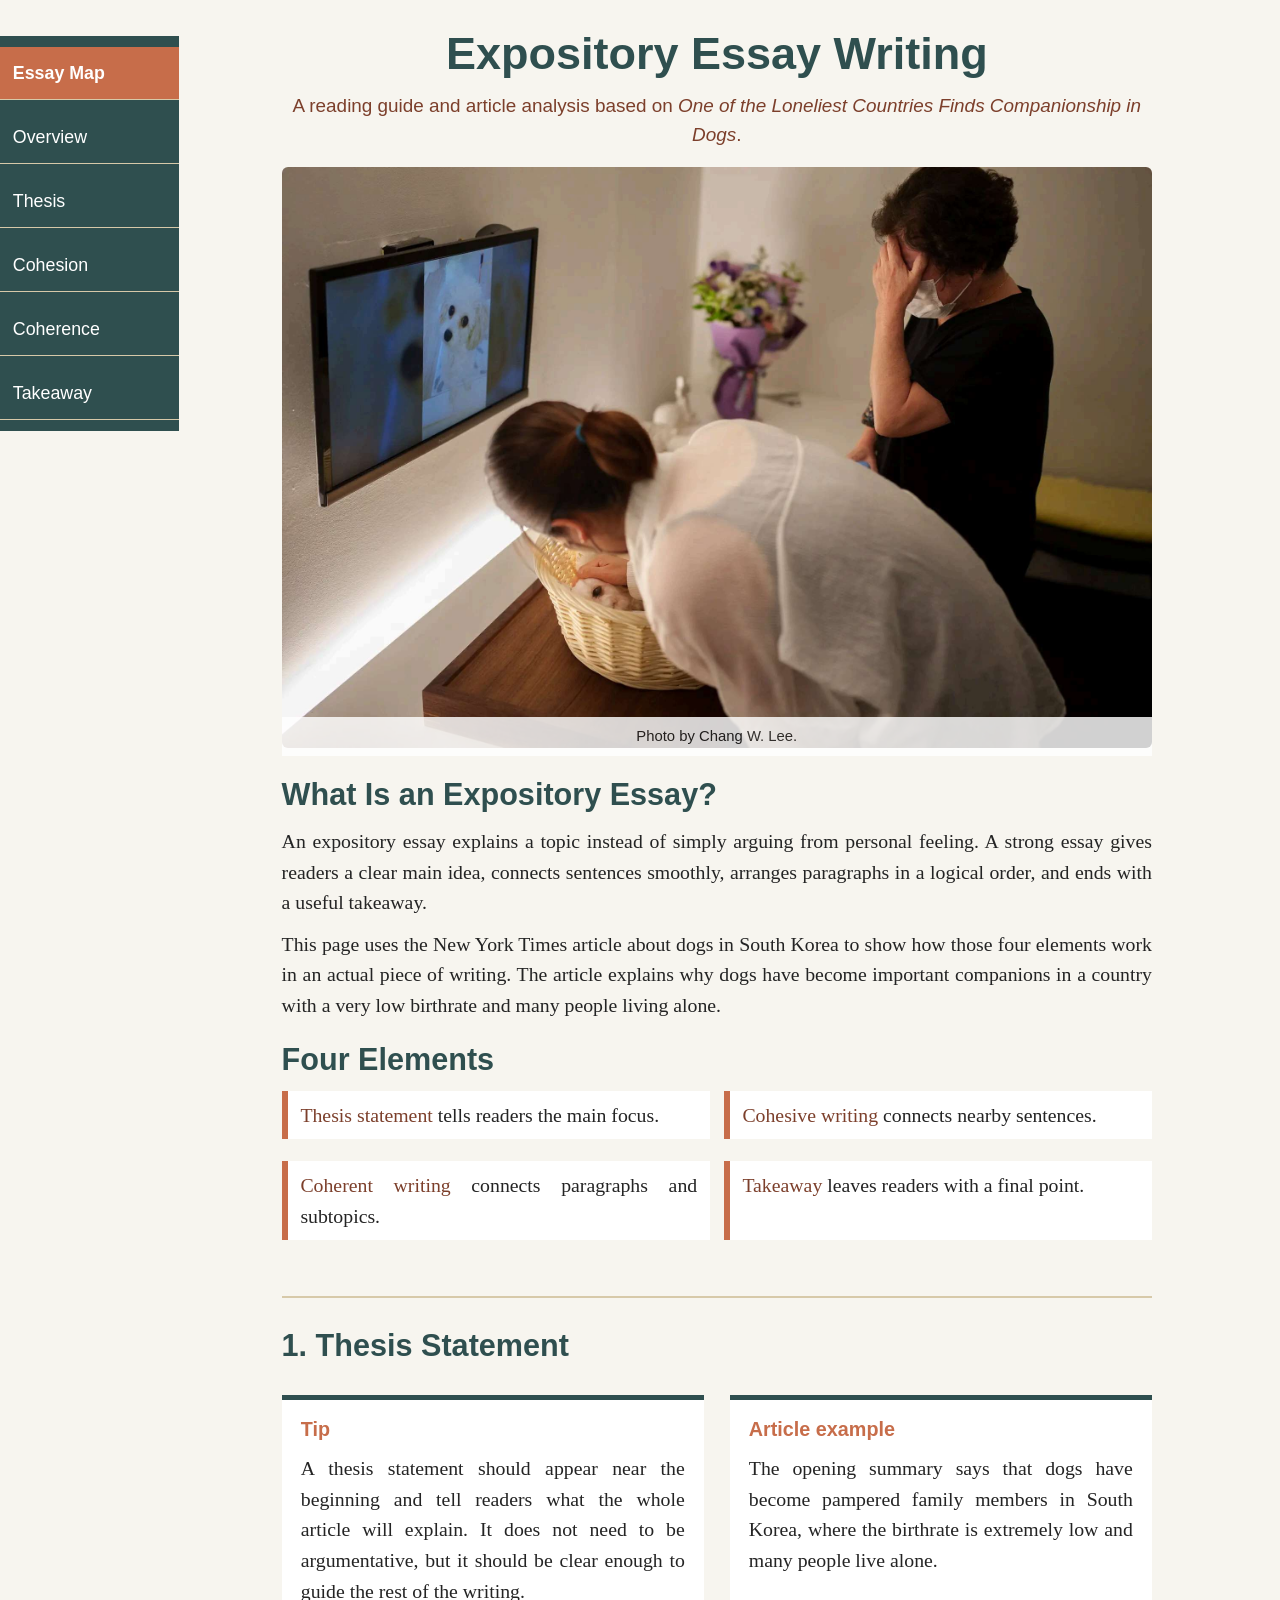
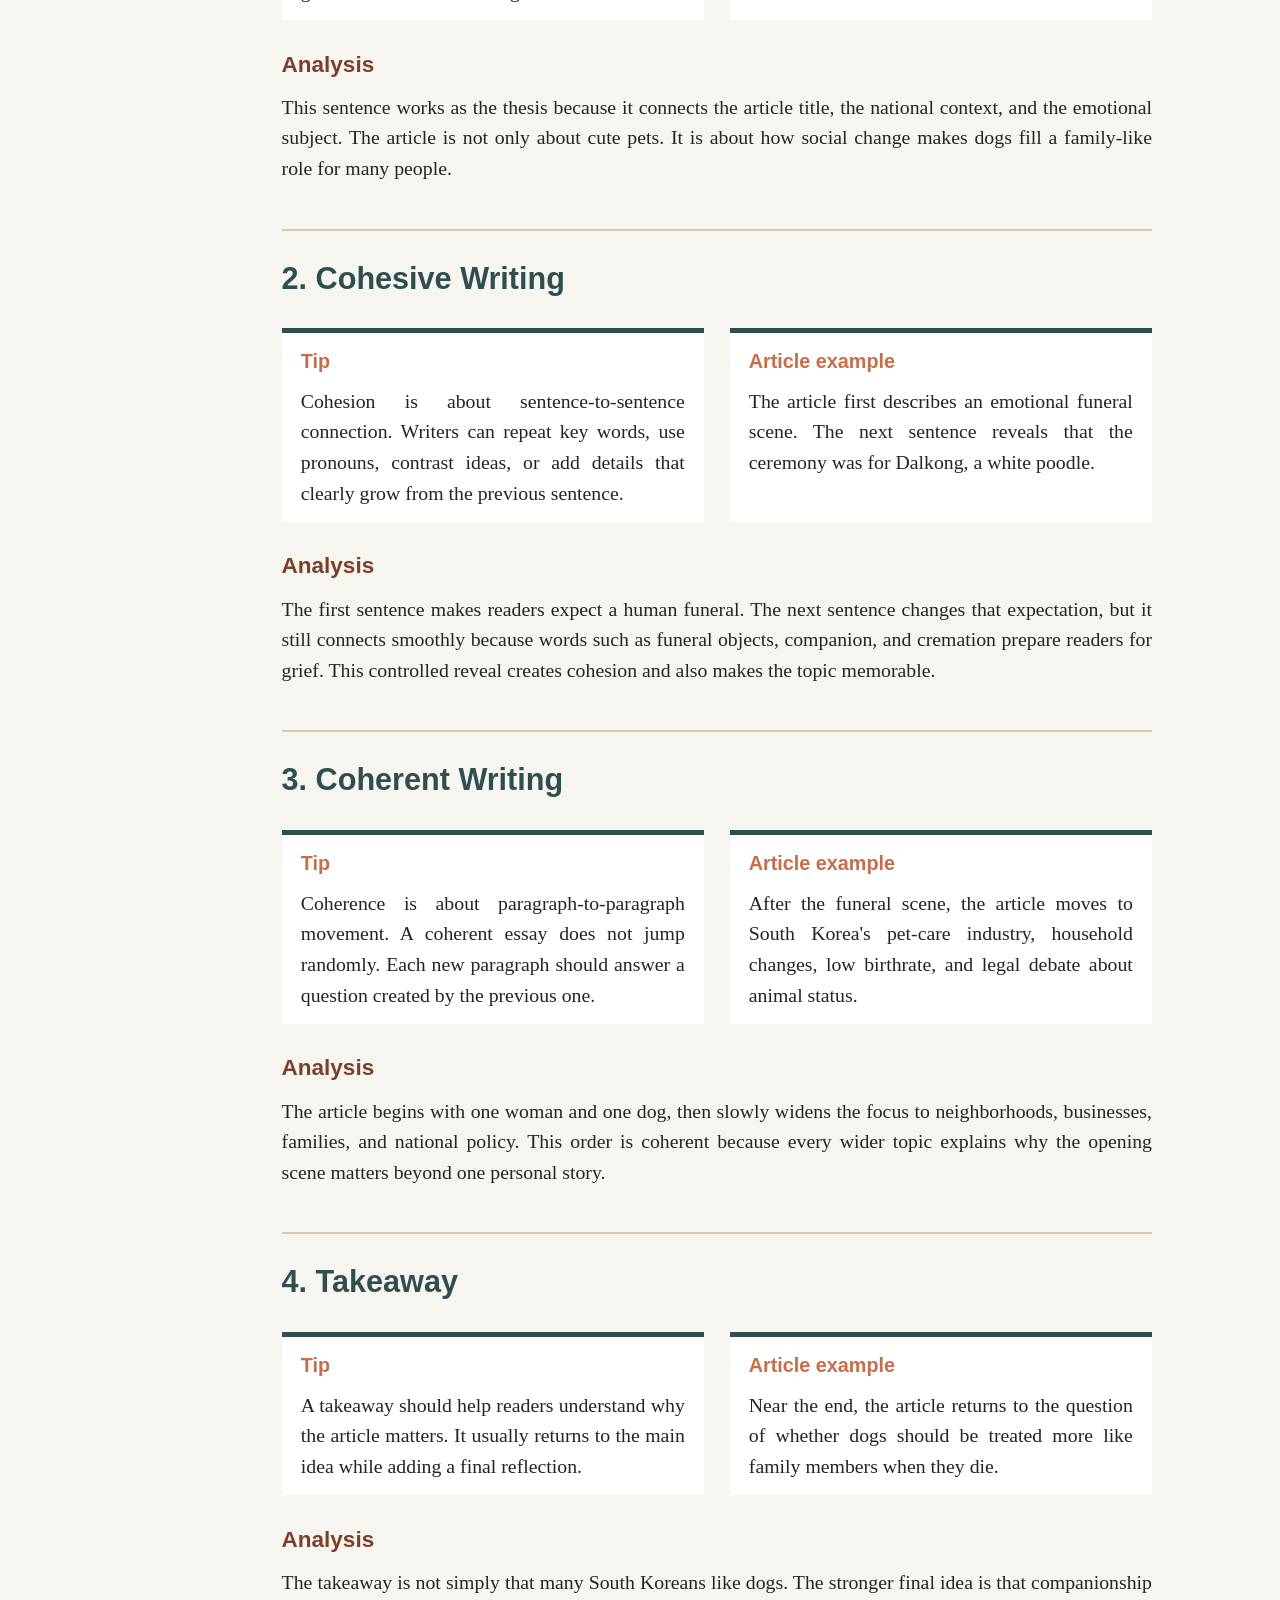
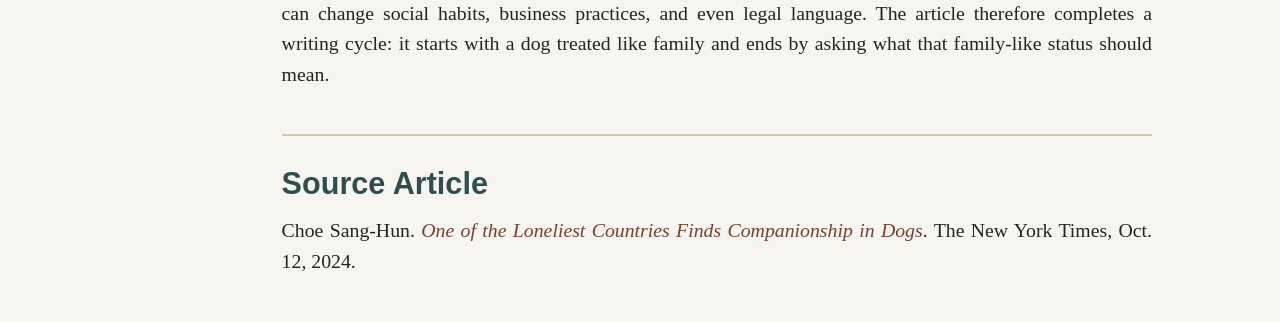
<file: essay/index.html>
<!DOCTYPE html>
<html lang="en-us">
	<head>
		<title>Expository Essay Writing</title>
		<meta charset="UTF-8">
		<link rel="stylesheet" href="style.css">
	</head>
	<body>
		<nav>
			<p>Essay Map</p>
			<p><a href="#overview">Overview</a></p>
			<p><a href="#thesis">Thesis</a></p>
			<p><a href="#cohesion">Cohesion</a></p>
			<p><a href="#coherence">Coherence</a></p>
			<p><a href="#takeaway">Takeaway</a></p>
		</nav>

		<article id="overview">
			<section class="lead">
				<h1>Expository Essay Writing</h1>
				<p class="subtitle">
					A reading guide and article analysis based on <em>One of the Loneliest Countries Finds Companionship in Dogs</em>.
				</p>
				<figure>
					<img src="img/dalkong-farewell.jpg">
					<figcaption>Photo by Chang W. Lee.
					</figcaption>
				</figure>
			</section>

			<section>
				<h2>What Is an Expository Essay?</h2>
				<p>An expository essay explains a topic instead of simply arguing from personal feeling. A strong essay gives readers a clear main idea, connects sentences smoothly, arranges paragraphs in a logical order, and ends with a useful takeaway.</p>
				<p>This page uses the New York Times article about dogs in South Korea to show how those four elements work in an actual piece of writing. The article explains why dogs have become important companions in a country with a very low birthrate and many people living alone.</p>
			</section>

			<section class="map">
				<h2>Four Elements</h2>
				<p><a href="#thesis">Thesis statement</a> tells readers the main focus.</p>
				<p><a href="#cohesion">Cohesive writing</a> connects nearby sentences.</p>
				<p><a href="#coherence">Coherent writing</a> connects paragraphs and subtopics.</p>
				<p><a href="#takeaway">Takeaway</a> leaves readers with a final point.</p>
			</section>
		</article>

		<article id="thesis">
			<h2>1. Thesis Statement</h2>
			<section class="two-column">
				<p><span>Tip</span> A thesis statement should appear near the beginning and tell readers what the whole article will explain. It does not need to be argumentative, but it should be clear enough to guide the rest of the writing.</p>
				<p><span>Article example</span> The opening summary says that dogs have become pampered family members in South Korea, where the birthrate is extremely low and many people live alone.</p>
			</section>
			<section>
				<h3>Analysis</h3>
				<p>This sentence works as the thesis because it connects the article title, the national context, and the emotional subject. The article is not only about cute pets. It is about how social change makes dogs fill a family-like role for many people.</p>
			</section>
		</article>

		<article id="cohesion">
			<h2>2. Cohesive Writing</h2>
			<section class="two-column">
				<p><span>Tip</span> Cohesion is about sentence-to-sentence connection. Writers can repeat key words, use pronouns, contrast ideas, or add details that clearly grow from the previous sentence.</p>
				<p><span>Article example</span> The article first describes an emotional funeral scene. The next sentence reveals that the ceremony was for Dalkong, a white poodle.</p>
			</section>
			<section>
				<h3>Analysis</h3>
				<p>The first sentence makes readers expect a human funeral. The next sentence changes that expectation, but it still connects smoothly because words such as funeral objects, companion, and cremation prepare readers for grief. This controlled reveal creates cohesion and also makes the topic memorable.</p>
			</section>
		</article>

		<article id="coherence">
			<h2>3. Coherent Writing</h2>
			<section class="two-column">
				<p><span>Tip</span> Coherence is about paragraph-to-paragraph movement. A coherent essay does not jump randomly. Each new paragraph should answer a question created by the previous one.</p>
				<p><span>Article example</span> After the funeral scene, the article moves to South Korea's pet-care industry, household changes, low birthrate, and legal debate about animal status.</p>
			</section>
			<section>
				<h3>Analysis</h3>
				<p>The article begins with one woman and one dog, then slowly widens the focus to neighborhoods, businesses, families, and national policy. This order is coherent because every wider topic explains why the opening scene matters beyond one personal story.</p>
			</section>
		</article>

		<article id="takeaway">
			<h2>4. Takeaway</h2>
			<section class="two-column">
				<p><span>Tip</span> A takeaway should help readers understand why the article matters. It usually returns to the main idea while adding a final reflection.</p>
				<p><span>Article example</span> Near the end, the article returns to the question of whether dogs should be treated more like family members when they die.</p>
			</section>
			<section>
				<h3>Analysis</h3>
				<p>The takeaway is not simply that many South Koreans like dogs. The stronger final idea is that companionship can change social habits, business practices, and even legal language. The article therefore completes a writing cycle: it starts with a dog treated like family and ends by asking what that family-like status should mean.</p>
			</section>
		</article>

		<article class="source">
			<section>
				<h2>Source Article</h2>
				<p>Choe Sang-Hun. <a href="https://www.nytimes.com/2024/10/12/world/asia/south-korea-dogs-pet-popularity.html" target="_blank"><em>One of the Loneliest Countries Finds Companionship in Dogs</em></a>. The New York Times, Oct. 12, 2024.</p>
			</section>
		</article>
	</body>
</html>
</file>
<file: essay/style.css>
* {
	margin: 0;
	padding: 0;
}

html {
	width: 100%;
	height: 100%;
}

body {
	width: 100%;
	min-height: 100%;
	background-color: #f7f5ef;
	color: #242424;
	font-family: Georgia, "Times New Roman", serif;
	font-size: 2.2vh;
	line-height: 3.4vh;
}

nav {
	position: fixed;
	top: 4vh;
	left: 0;
	width: 14vw;
	background-color: #2f4f4f;
	color: white;
	text-align: center;
}

nav > p {
	padding: 1.2vh 1vw;
	border-bottom: 1px solid #d7c9a9;
	font-family: Arial, sans-serif;
	font-size: 90%;
}

nav > p:first-of-type {
	background-color: #c76d4a;
	font-weight: bold;
}

nav > p:hover {
	opacity: 0.8;
}

nav a, nav a:visited {
	color: white;
	text-decoration: none;
}

article {
	width: 68vw;
	margin: 3vh 10vw 3vh 22vw;
	padding-bottom: 3vh;
	border-bottom: 2px solid #d7c9a9;
}

section {
	margin: 2vh 0;
}

h1, h2, h3, nav, .subtitle, figcaption, span {
	font-family: Arial, sans-serif;
}

h1 {
	font-size: 5vh;
	line-height: 6vh;
	color: #2f4f4f;
}

h2 {
	font-size: 3.4vh;
	line-height: 4.6vh;
	color: #2f4f4f;
}

h3 {
	font-size: 2.5vh;
	line-height: 3.6vh;
	color: #7c3f2b;
}

p {
	margin: 1.2vh 0;
	text-align: justify;
}

a, a:visited {
	color: #7c3f2b;
	text-decoration: none;
}

a:hover {
	background-color: #d7c9a9;
}

figure {
	position: relative;
	margin: 2vh 0;
}

figure > img {
	width: 68vw;
	border-radius: 6px;
}

figure > figcaption {
	position: absolute;
	left: 0;
	bottom: 0;
	width: 64vw;
	padding: 1vh 2vw;
	background-color: white;
	opacity: 0.82;
	font-size: 75%;
	line-height: 2.3vh;
}

.lead {
	text-align: center;
}

.lead > p {
	text-align: center;
}

.subtitle {
	font-size: 2.1vh;
	line-height: 3.2vh;
	color: #7c3f2b;
}

.map {
	display: flex;
	flex-direction: row;
	flex-wrap: wrap;
	justify-content: space-between;
}

.map > h2 {
	width: 100%;
}

.map > p {
	width: 31vw;
	padding: 1vh 1vw;
	background-color: white;
	border-left: 0.5vw solid #c76d4a;
}

.two-column {
	display: flex;
	flex-direction: row;
	justify-content: space-between;
	align-items: stretch;
}

.two-column > p {
	width: 30vw;
	padding: 1.5vh 1.5vw;
	background-color: white;
	border-top: 0.6vh solid #2f4f4f;
}

span {
	display: block;
	margin-bottom: 1vh;
	color: #c76d4a;
	font-weight: bold;
}

.source {
	border-bottom: none;
}

@media only screen and (max-width: 900px) {
	body {
		font-size: 2vh;
		line-height: 3.2vh;
	}

	nav {
		position: static;
		width: 100%;
	}

	nav > p {
		display: inline-block;
		width: 14vw;
		border-bottom: none;
		font-size: 75%;
	}

	article {
		width: 86vw;
		margin: 3vh 7vw;
	}

	h1 {
		font-size: 4vh;
		line-height: 5vh;
	}

	figure > img {
		width: 86vw;
	}

	figure > figcaption {
		position: static;
		width: 82vw;
	}

	.map, .two-column {
		flex-direction: column;
		flex-wrap: nowrap;
	}

	.map > p, .two-column > p {
		width: 82vw;
	}
}
</file>
